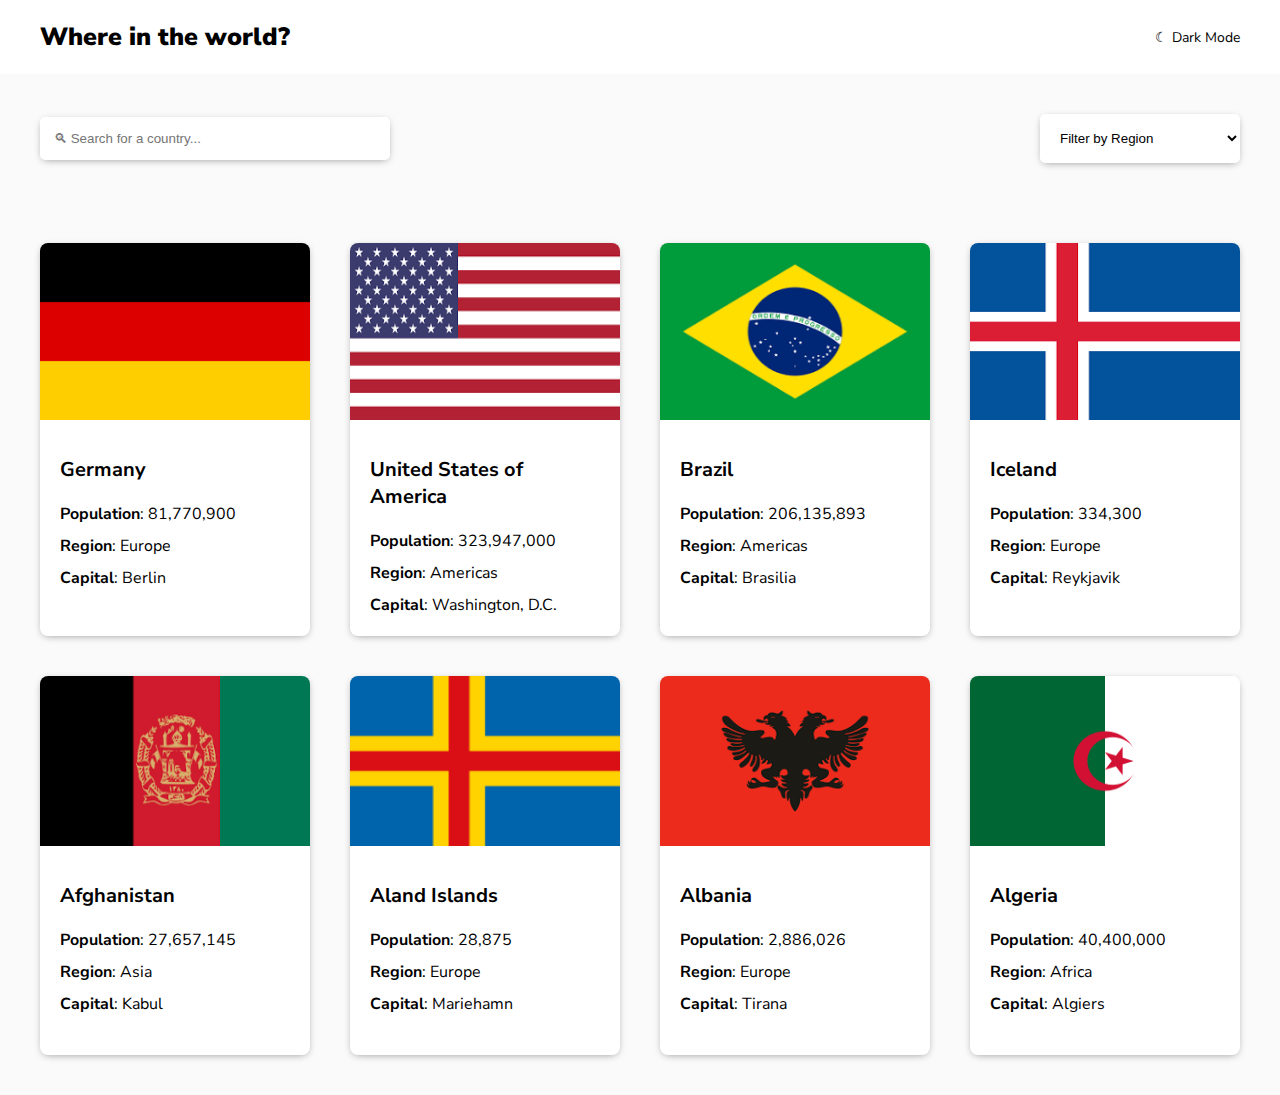
<file: index.html>
<!DOCTYPE html>
<html lang="en">
  <head>
    <meta charset="UTF-8" />
    <meta http-equiv="X-UA-Compatible" content="IE=edge" />
    <meta name="viewport" content="width=device-width, initial-scale=1.0" />
    <link rel="preconnect" href="https://fonts.googleapis.com" />
    <link rel="preconnect" href="https://fonts.gstatic.com" crossorigin />
    <link
      href="https://fonts.googleapis.com/css2?family=Nunito+Sans:wght@300;600;800&display=swap"
      rel="stylesheet"
    />
    <link rel="stylesheet" href="/style.css" />
    <link rel="stylesheet" href="/informacion.html" />
    <link rel="stylesheet" href="/informacion.css" />
    <title>Rest-countries-api</title>
  </head>
  <body>
    <main class="container">
      <!--navbar-page-->
      <nav class="navbar">
        <p class="nav-question">Where in the world?</p>
        <p class="nav-mode">☾ Dark Mode</p>
      </nav>
      <!--section-->
      <section class="countries-content">
        <!--nav-countrie-->
        <nav class="countrie-nav">
          <!--formulario-->
          <div>
            <form action="search"></form>
            <input
              class="countrie-search"
              type="text"
              name=""
              id=""
              placeholder="🔍︎ Search for a country..."
            />
          </div>
          <!--select-->
          <div>
            <select class="countrie-select" name="region" id="region">
              <option selected>Filter by Region</option>
              <option value="germany">Germany</option>
              <option value="united states of america">
                United States of America
              </option>
              <option value="brazil">Brazil</option>
              <option value="iceland">Iceland</option>
              <option value="afghanistan">Afganistan</option>
              <option value="aland islands">Aland islands</option>
              <option value="albania">Albania</option>
              <option value="algeria">Algeria</option>
            </select>
          </div>
        </nav>
        <!--contenido-grid-->
        <div class="content-countrie-grid">
          <!--grid-flags-->
          <div class="countrie-grid">
            <!--Alemania-->
            <div class="countrie-grid-flags">
              <a href="/informacion.html">
                <img
                  class="countrie-grid-imagen-flags"
                  src="/img/alemania.png"
                  alt="Alemania"
                />
                <div class="countrie-grid-padding">
                  <h3 class="countrie-grid-title">Germany</h3>
                  <p class="countrie-grid-information">
                    <b>Population</b>: 81,770,900
                  </p>
                  <p class="countrie-grid-information"><b>Region</b>: Europe</p>
                  <p class="countrie-grid-information">
                    <b>Capital</b>: Berlin
                  </p>
                </div>
              </a>
            </div>
            <!--Estados-unidos-->
            <div class="countrie-grid-flags">
              <a href="/informacion.html">
                <img
                  class="countrie-grid-imagen-flags"
                  src="/img/estados-unidos.png"
                  alt="Estados-inidos"
                />
                <div class="countrie-grid-padding">
                  <h3 class="countrie-grid-title">United States of America</h3>
                  <p class="countrie-grid-information">
                    <b> Population</b>: 323,947,000
                  </p>
                  <p class="countrie-grid-information">
                    <b>Region</b>: Americas
                  </p>
                  <p class="countrie-grid-information">
                    <b>Capital</b>: Washington, D.C.
                  </p>
                </div>
              </a>
            </div>
            <!--Brazil-->
            <div class="countrie-grid-flags">
              <a href="/informacion.html">
                <img
                  class="countrie-grid-imagen-flags"
                  src="/img/brazil.png"
                  alt="Brazil"
                />
                <div class="countrie-grid-padding">
                  <h3 class="countrie-grid-title">Brazil</h3>
                  <p class="countrie-grid-information">
                    <b>Population</b>: 206,135,893
                  </p>
                  <p class="countrie-grid-information">
                    <b>Region</b>: Americas
                  </p>
                  <p class="countrie-grid-information">
                    <b>Capital</b>: Brasilia
                  </p>
                </div>
              </a>
            </div>
            <!--Iceland-->
            <div class="countrie-grid-flags">
              <a href="/informacion.html">
                <img
                  class="countrie-grid-imagen-flags"
                  src="/img/iceland.png"
                  alt="Iceland"
                />
                <div class="countrie-grid-padding">
                  <h3 class="countrie-grid-title">Iceland</h3>
                  <p class="countrie-grid-information">
                    <b>Population</b>: 334,300
                  </p>
                  <p class="countrie-grid-information"><b>Region</b>: Europe</p>
                  <p class="countrie-grid-information">
                    <b>Capital</b>: Reykjavik
                  </p>
                </div>
              </a>
            </div>
            <!--Afghanistan-->
            <div class="countrie-grid-flags">
              <a href="/informacion.html">
                <img
                  class="countrie-grid-imagen-flags"
                  src="/img/afganistan.png"
                  alt="Afghanistan"
                />
                <div class="countrie-grid-padding">
                  <h3 class="countrie-grid-title">Afghanistan</h3>
                  <p class="countrie-grid-information">
                    <b>Population</b>: 27,657,145
                  </p>
                  <p class="countrie-grid-information"><b>Region</b>: Asia</p>
                  <p class="countrie-grid-information"><b>Capital</b>: Kabul</p>
                </div>
              </a>
            </div>
            <!--Aland-islands-->
            <div class="countrie-grid-flags">
              <a href="/informacion.html">
                <img
                  class="countrie-grid-imagen-flags"
                  src="/img/alan-islands.png"
                  alt="Aland-Ilands"
                />
                <div class="countrie-grid-padding">
                  <h3 class="countrie-grid-title">Aland Islands</h3>
                  <p class="countrie-grid-information">
                    <b>Population</b>: 28,875
                  </p>
                  <p class="countrie-grid-information"><b>Region</b>: Europe</p>
                  <p class="countrie-grid-information">
                    <b>Capital</b>: Mariehamn
                  </p>
                </div>
              </a>
            </div>
            <!--Albania-->
            <div class="countrie-grid-flags">
              <a href="/informacion.html">
                <img
                  class="countrie-grid-imagen-flags"
                  src="/img/albaria.png"
                  alt="Albania"
                />
                <div class="countrie-grid-padding">
                  <h3 class="countrie-grid-title">Albania</h3>
                  <p class="countrie-grid-information">
                    <b>Population</b>: 2,886,026
                  </p>
                  <p class="countrie-grid-information"><b>Region</b>: Europe</p>
                  <p class="countrie-grid-information">
                    <b>Capital</b>: Tirana
                  </p>
                </div>
              </a>
            </div>
            <!--Algeria-->
            <div class="countrie-grid-flags">
              <a href="/informacion.html">
                <img
                  class="countrie-grid-imagen-flags"
                  src="/img/algeria.png"
                  alt="Algeria"
                />
                <div class="countrie-grid-padding">
                  <h3 class="countrie-grid-title">Algeria</h3>
                  <p class="countrie-grid-information">
                    <b>Population</b>: 40,400,000
                  </p>
                  <p class="countrie-grid-information"><b>Region</b>: Africa</p>
                  <p class="countrie-grid-information">
                    <b>Capital</b>: Algiers
                  </p>
                </div>
              </a>
            </div>
          </div>
        </div>
      </section>
    </main>
  </body>
</html>
</file>
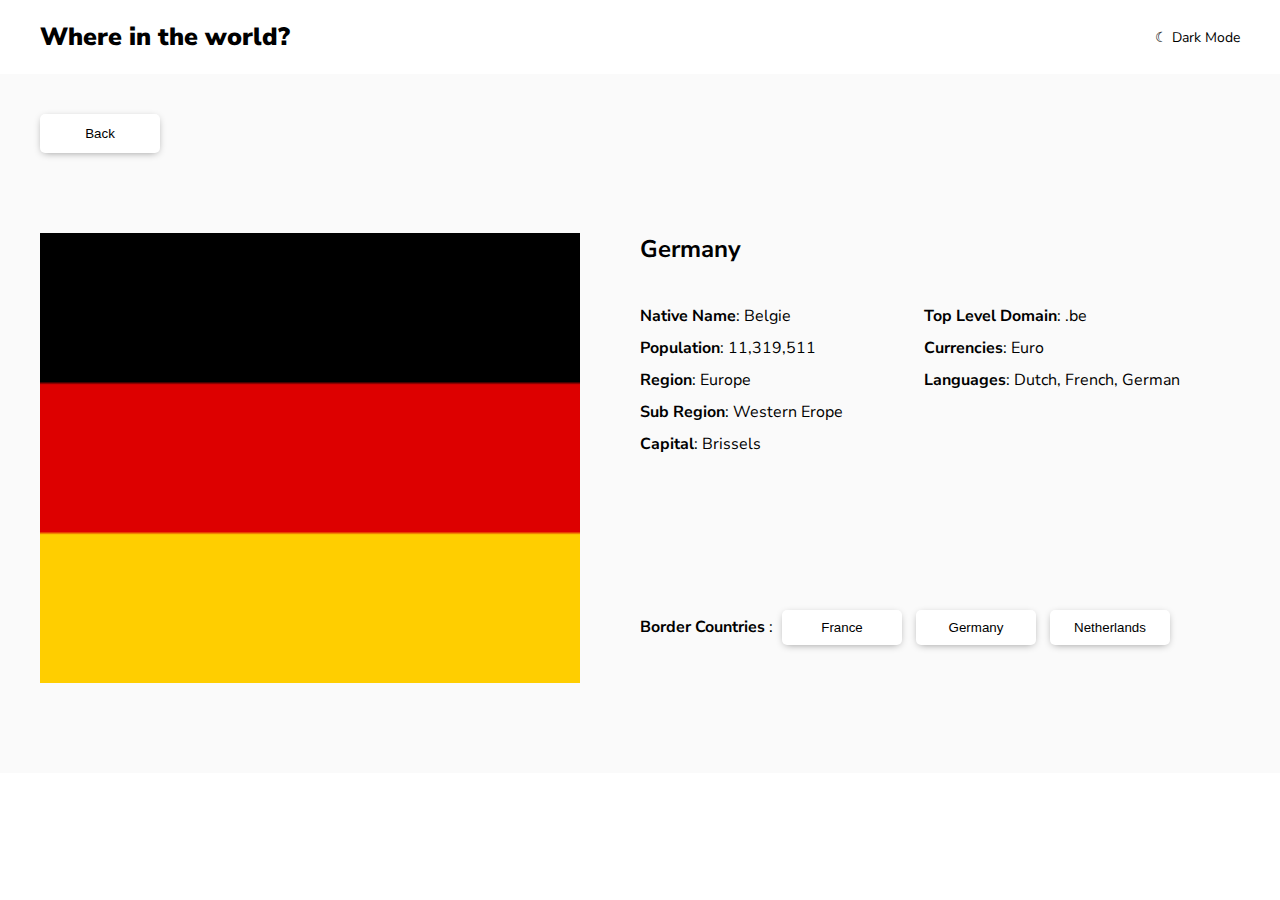
<file: informacion.html>
<!DOCTYPE html>
<html lang="en">
  <head>
    <meta charset="UTF-8" />
    <meta http-equiv="X-UA-Compatible" content="IE=edge" />
    <meta name="viewport" content="width=device-width, initial-scale=1.0" />
    <link rel="preconnect" href="https://fonts.googleapis.com" />
    <link rel="preconnect" href="https://fonts.gstatic.com" crossorigin />
    <link
      href="https://fonts.googleapis.com/css2?family=Nunito+Sans:wght@300;600;800&display=swap"
      rel="stylesheet"
    />
    <link
      rel="stylesheet"
      href="https://cdnjs.cloudflare.com/ajax/libs/font-awesome/6.2.0/css/all.min.css"
      integrity="sha512-xh6O/CkQoPOWDdYTDqeRdPCVd1SpvCA9XXcUnZS2FmJNp1coAFzvtCN9BmamE+4aHK8yyUHUSCcJHgXloTyT2A=="
      crossorigin="anonymous"
      referrerpolicy="no-referrer"
    />
    <link rel="stylesheet" href="informacion.css" />
    <title>Informacion</title>
  </head>
  <body>
    <main class="container">
      <!--navegador-->
      <nav class="navbar">
        <p class="nav-question">Where in the world?</p>
        <p class="nav-mode">☾ Dark Mode</p>
      </nav>
      <!--contenido-->
      <section class="Content-information">
        <!--boton-->
        <button class="Content-information-button">
          <i class="fa-solid fa-arrow-left-long"></i>
          <a href="/index.html">Back</a>
        </button>
        <!--contenido-flex-->
        <div class="Content-information-block">
          <!--bandera-->
          <div class="Content-information-block-box">
            <img
              class="Content-information-block-imagen-flag"
              src="/img/alemania.png"
              alt="Bandera-alemania"
            />
          </div>
          <!--informacion-->
          <div class="Content-information-block-box">
            <h2 class="Content-information-block-description-title">Germany</h2>
            <!--contedor-informativa-flex-->
            <div class="Content-information-block-description-information">
              <!--bloque1-->
              <div>
                <p class="Content-information-block-description-paragrahp">
                  <b>Native Name</b>: Belgie
                </p>
                <p class="Content-information-block-description-paragrahp">
                  <b>Population</b>: 11,319,511
                </p>
                <p class="Content-information-block-description-paragrahp">
                  <b>Region</b>: Europe
                </p>
              </div>
              <!--bloque2-->
              <div>
                <p class="Content-information-block-description-paragrahp">
                  <b>Top Level Domain</b>: .be
                </p>
                <p class="Content-information-block-description-paragrahp">
                  <b>Currencies</b>: Euro
                </p>
                <p class="Content-information-block-description-paragrahp">
                  <b>Languages</b>: Dutch, French, German
                </p>
              </div>
            </div>
            <!--parrafos-->
            <p class="Content-information-block-description-paragrahp">
              <b>Sub Region</b>: Western Erope
            </p>
            <p class="Content-information-block-description-paragrahp">
              <b>Capital</b>: Brissels
            </p>
            <!--botones-->
            <div class="Content-information-block-description-label">
              <label for=""><b> Border Countries </b>:</label>
              <button class="Content-information-button button">France</button>
              <button class="Content-information-button button">Germany</button>
              <button class="Content-information-button button">
                Netherlands
              </button>
            </div>
          </div>
        </div>
      </section>
    </main>
  </body>
</html>
</file>
<file: style.css>
* {
  box-sizing: border-box;
  margin: 0;
}

:root {
  --Dark-Blue-Dark-Mode-Elements: hsl(209, 23%, 22%);
  --Very-Dark-Blue-Dark-Mode-Background: hsl(207, 26%, 17%);
  --Very-Dark-BlueLight-Mode-Text: hsl(200, 15%, 8%);
  --Dark-Gray-Light-Mode-Input: hsl(0, 0%, 52%);
  --Very-Light-Gray-Light-Mode-Background-: hsl(0, 0%, 98%);
  --White-Dark-Mode-Text-Light-Mode-Elements: hsl(0, 0%, 100%);
}

body {
  font-size: 16px;
  font-family: "Nunito Sans", sans-serif;
}

input {
  border: 0;
  outline: 0;
}

select {
  border: 0;
  outline: 0;
}

.container {
  width: 100%;
  height: 100vh;
}

.navbar {
  display: flex;
  align-items: center;
  justify-content: space-between;
  padding: 20px 40px;
  box-shadow: -3px 13px 37px 0px rgba(0, 0, 0, 0.96);
  background-color: #ffffff;
}

.nav-question {
  font-weight: 900;
  font-size: 25px;
}

.nav-mode {
  font-weight: 400;
  font-size: 14px;
  cursor: pointer;
}

.nav-mode:hover {
  color: darkblue;
}

.countries-content {
  width: 100%;
  background-color: #fafafa;
}

.countrie-nav {
  display: flex;
  justify-content: space-between;
  align-items: center;
  padding: 40px;
}

.countrie-search {
  background-color: #ffffff;
  border-radius: 5px;
  padding: 14px;
  width: 350px;
  cursor: pointer;
  box-shadow: 0px 2px 9px -3px rgba(0, 0, 0, 0.49);
}

.countrie-select {
  padding: 16px;
  background-color: #ffffff;
  box-shadow: 0px 2px 9px -3px rgba(0, 0, 0, 0.49);
  width: 200px;
  border-radius: 5px;
  cursor: pointer;
}

.content-countrie-grid {
  display: flex;
  justify-content: center;
  align-items: center;
}

.countrie-grid {
  display: grid;
  grid-template-columns: repeat(4, minmax(200px, 1fr));
  grid-template-rows: repeat(2 minmax(200px, 1fr));
  gap: 40px;
  padding: 40px;
}

.countrie-grid-flags {
  border-radius: 8px;
  background-color: #ffffff;
  box-shadow: 0px 2px 9px -3px rgba(0, 0, 0, 0.49);
  cursor: pointer;
}

.countrie-grid-imagen-flags {
  width: 100%;
  height: 45%;
  border-top-left-radius: 8px;
  border-top-right-radius: 8px;
}

.countrie-grid-padding {
  padding: 20px;
}

.countrie-grid-title {
  font-size: 20px;
  margin-top: 10px;
  margin-bottom: 20px;
}

.countrie-grid-information {
  margin-bottom: 10px;
}
</file>
<file: informacion.css>
* {
  box-sizing: border-box;
  margin: 0;
}

:root {
  --Dark-Blue-Dark-Mode-Elements: hsl(209, 23%, 22%);
  --Very-Dark-Blue-Dark-Mode-Background: hsl(207, 26%, 17%);
  --Very-Dark-BlueLight-Mode-Text: hsl(200, 15%, 8%);
  --Dark-Gray-Light-Mode-Input: hsl(0, 0%, 52%);
  --Very-Light-Gray-Light-Mode-Background-: hsl(0, 0%, 98%);
  --White-Dark-Mode-Text-Light-Mode-Elements: hsl(0, 0%, 100%);
}

body {
  font-size: 16px;
  font-family: "Nunito Sans", sans-serif;
}

button {
  border: 0;
  outline: 0;
}

.container {
  width: 100%;
  height: 100vh;
}

.navbar {
  display: flex;
  align-items: center;
  justify-content: space-between;
  padding: 20px 40px;
  box-shadow: -3px 13px 37px 0px rgba(0, 0, 0, 0.96);
  background-color: #ffffff;
}

.nav-question {
  font-weight: 900;
  font-size: 25px;
}

.nav-mode {
  font-weight: 400;
  font-size: 14px;
  cursor: pointer;
}

.nav-mode:hover {
  color: darkblue;
}

.Content-information {
  background-color: #fafafa;
  width: 100%;
  padding: 40px;
}

.Content-information-button {
  border-radius: 5px;
  padding: 12px;
  width: 120px;
  text-align: center;
  background-color: #ffffff;
  box-shadow: 0px 2px 9px -3px rgba(0, 0, 0, 0.49);
  margin-bottom: 80px;
  cursor: pointer;
}

.Content-information-button:active {
  transform: scale(0.99);
}

a {
  text-decoration: none;
  color: black;
}

.button {
  margin: 5px;
  padding: 10px;
}

.Content-information-block {
  display: flex;
  width: 100%;
  height: 500px;
}

.Content-information-block-box {
  height: 100%;
  width: 50%;
}

.Content-information-block-imagen-flag {
  height: 90%;
  width: 90%;
}

.Content-information-block-description-information {
  display: flex;
  justify-content: space-between;
  width: 90%;
}

.Content-information-block-description-title {
  margin-bottom: 40px;
}

.Content-information-block-description-paragrahp {
  margin-bottom: 10px;
}

.Content-information-block-description-label {
  margin-top: 150px;
}
</file>
